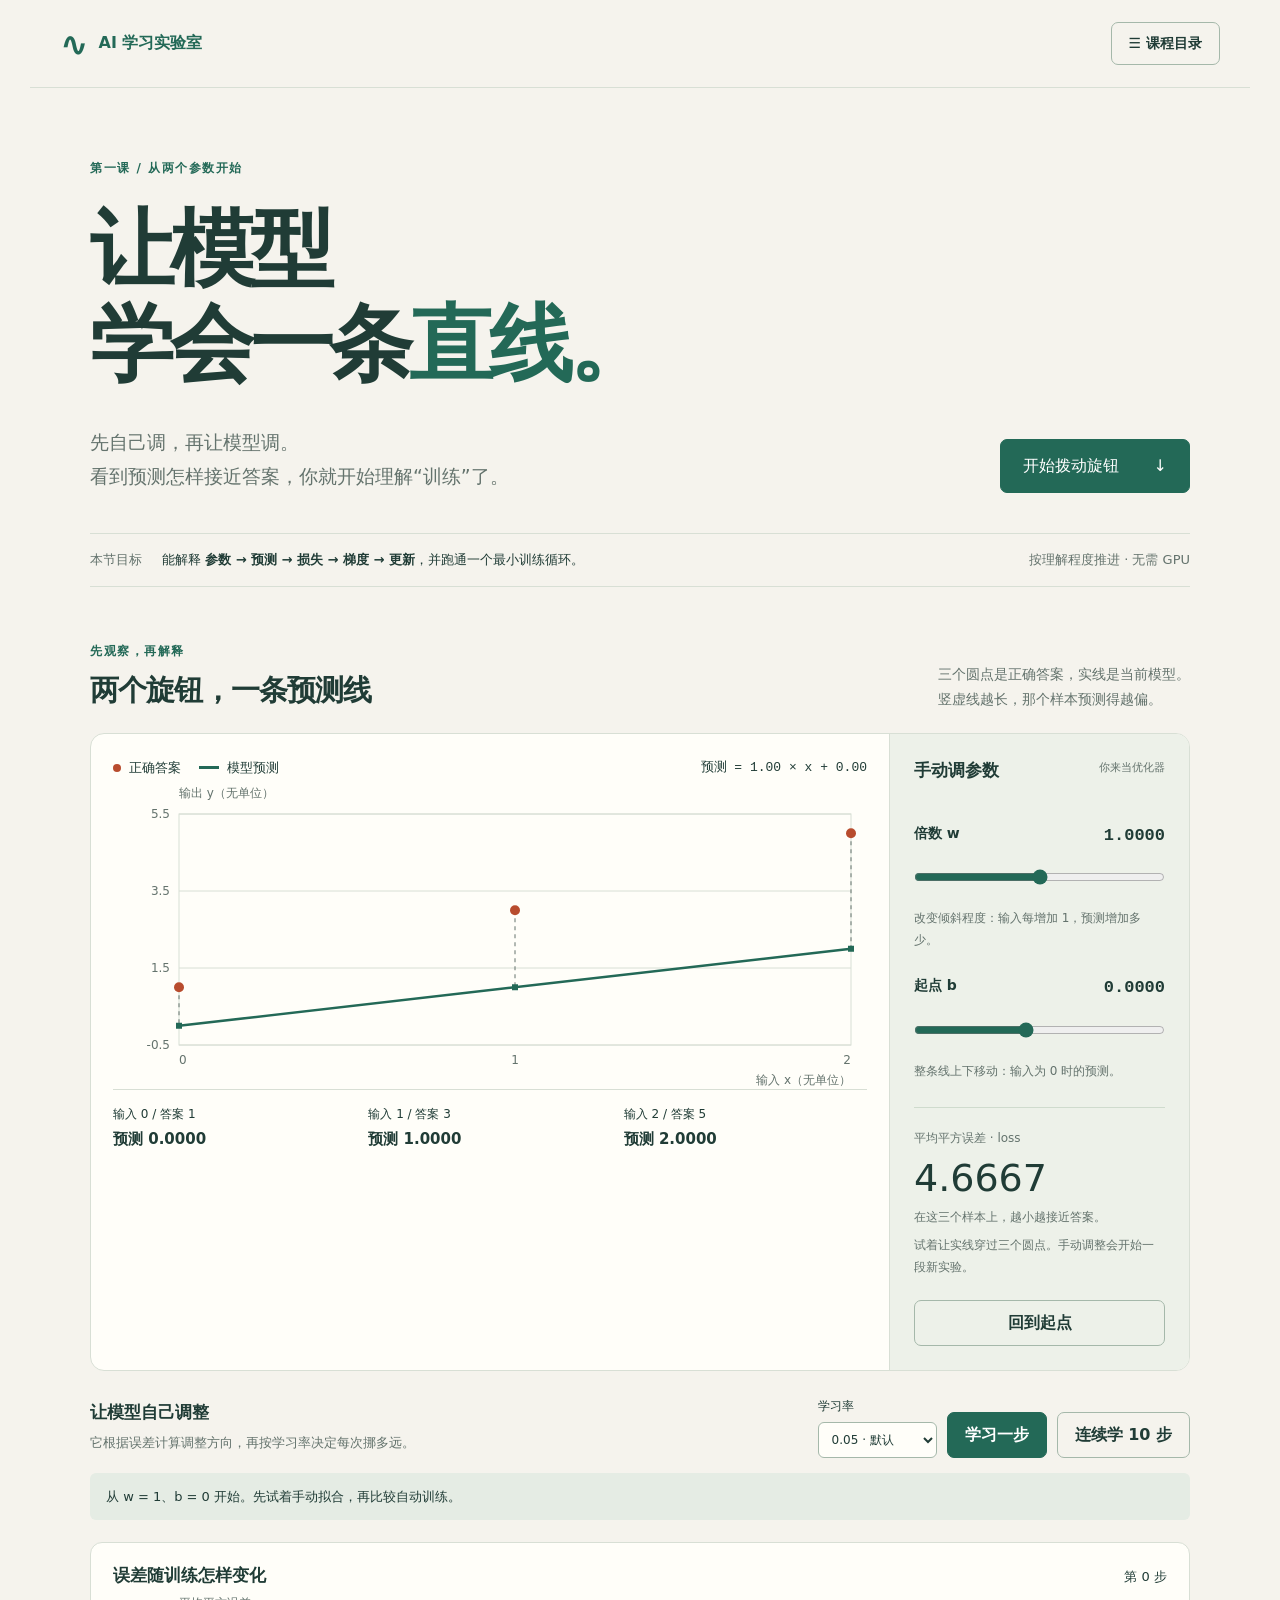
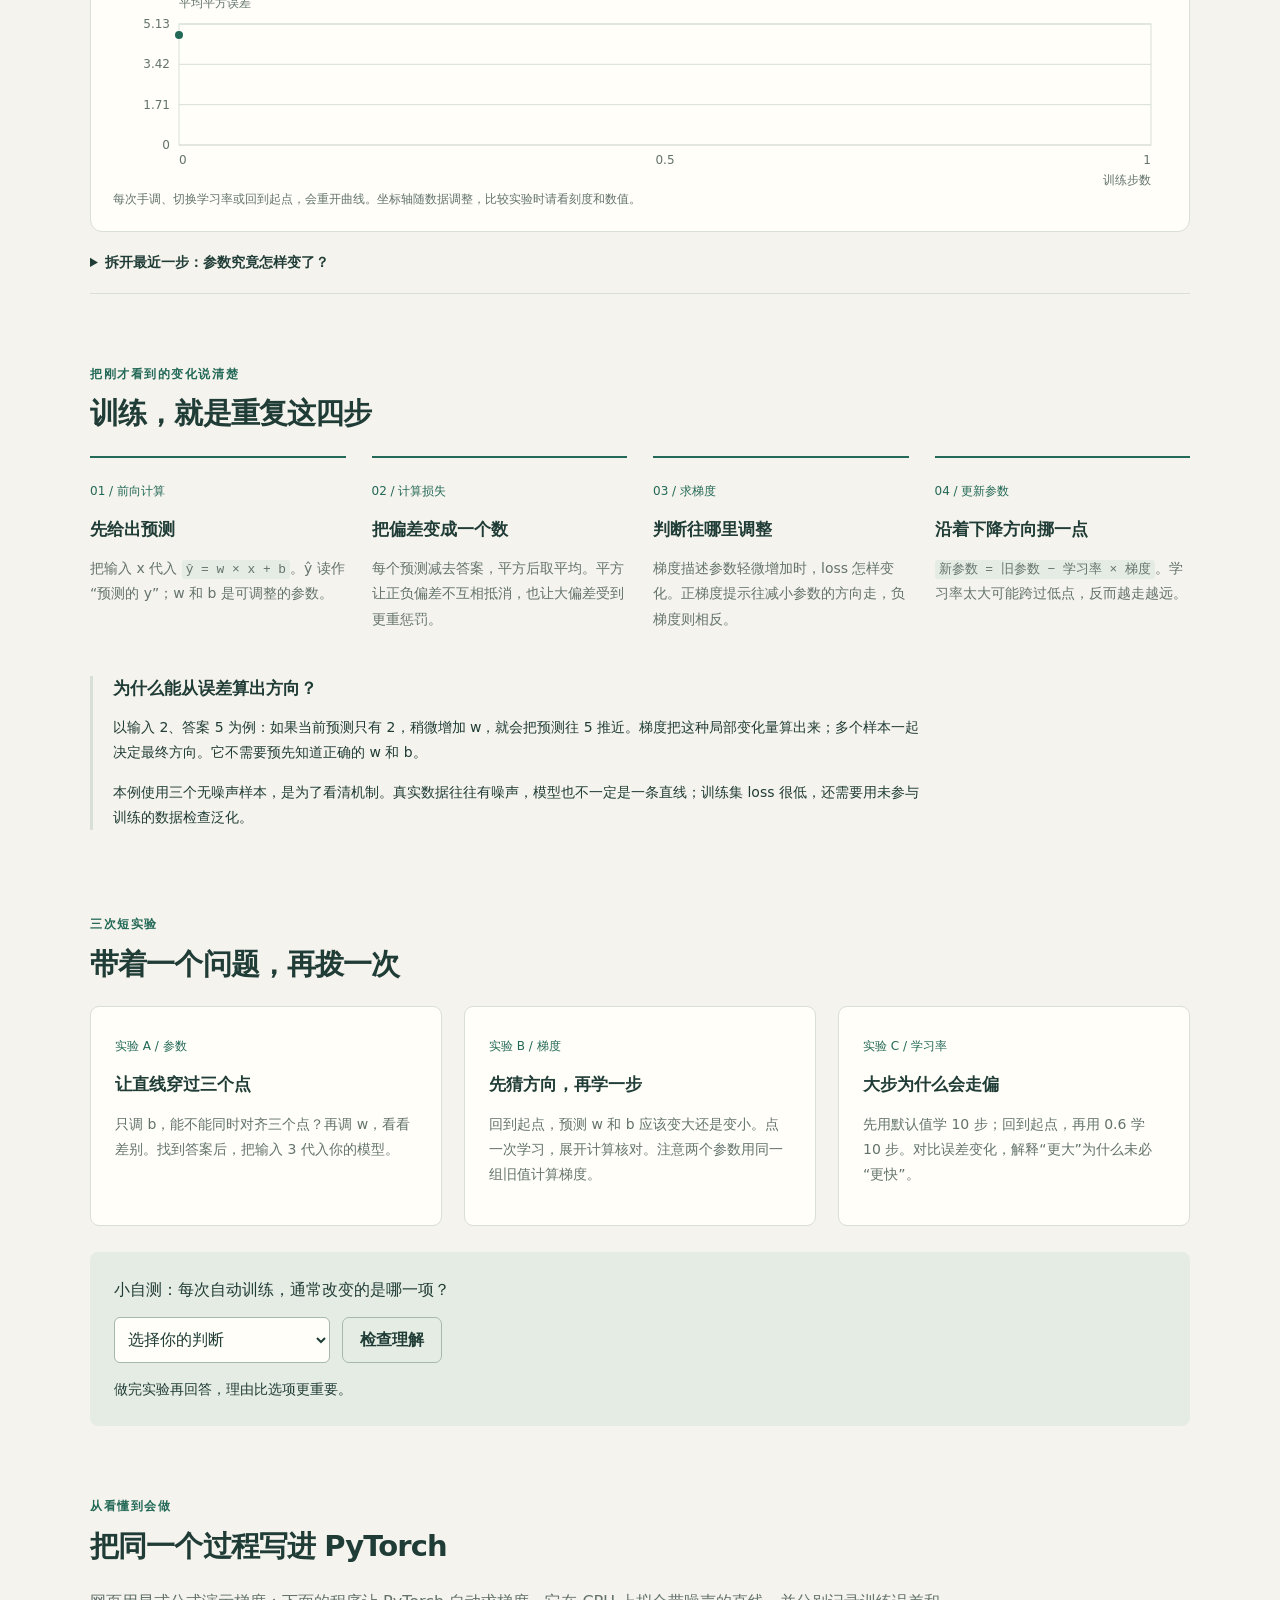
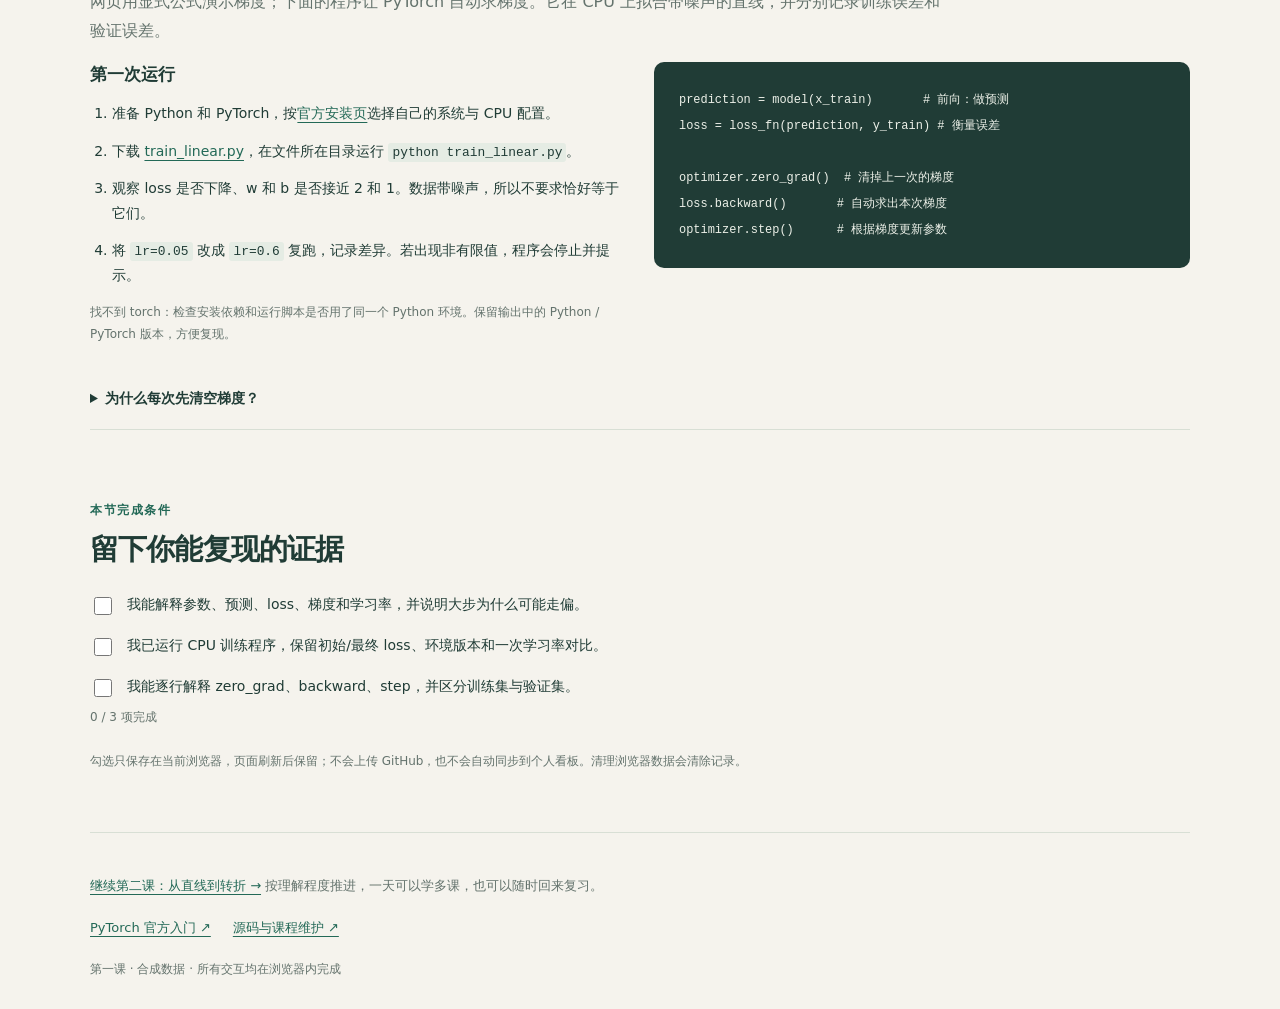
<file: index.html>
<!doctype html>
<html lang="zh-CN">
<head><meta charset="utf-8"><meta name="viewport" content="width=device-width,initial-scale=1"><meta name="description" content="从拨动两个参数开始，动手理解预测、损失、梯度和学习率。中文 AI 交互学习实验室。"><title>AI 学习实验室 · 让模型学会一条直线</title><link rel="stylesheet" href="style.css"><script src="model.js" defer></script><script src="app.js" defer></script><script src="course-nav.js" defer></script></head>
<body>
<a class="skip" href="#main">跳到课程</a>
<header class="top"><a class="brand" href="./"><span class="brand-mark">∿</span>AI 学习实验室</a><button class="secondary directory-trigger" data-course-directory aria-haspopup="dialog">☰ 课程目录</button></header>
<main id="main">
<section class="intro"><div class="eyebrow">第一课 / 从两个参数开始</div><h1>让模型<br>学会一条<span>直线。</span></h1><div class="intro-bottom"><p>先自己调，再让模型调。<br>看到预测怎样接近答案，你就开始理解“训练”了。</p><a class="primary link-button" href="#lab">开始拨动旋钮 <span>↓</span></a></div></section>
<section class="orientation"><span>本节目标</span><p>能解释 <b>参数 → 预测 → 损失 → 梯度 → 更新</b>，并跑通一个最小训练循环。</p><span>按理解程度推进 · 无需 GPU</span></section>
<section id="lab" class="lab-section"><div class="section-top"><div><div class="eyebrow">先观察，再解释</div><h2>两个旋钮，一条预测线</h2></div><p>三个圆点是正确答案，实线是当前模型。<br>竖虚线越长，那个样本预测得越偏。</p></div>
<div class="lab-layout"><div class="plot-panel"><div class="plot-header"><span class="legend"><i class="dot"></i> 正确答案 <i class="line"></i> 模型预测</span><span id="equation" class="mono"></span></div><svg id="prediction-chart" role="img" aria-label="输入和输出坐标图：正确答案与模型预测"></svg><div class="sample-grid" id="sample-grid"></div></div>
<aside class="controls" aria-label="模型参数"><div class="control-head"><h3>手动调参数</h3><span class="tag">你来当优化器</span></div><label for="weight">倍数 w <output id="weight-value" for="weight">1.00</output></label><input id="weight" type="range" min="-3" max="5" step="0.01" value="1"><p class="hint">改变倾斜程度：输入每增加 1，预测增加多少。</p><label for="bias">起点 b <output id="bias-value" for="bias">0.00</output></label><input id="bias" type="range" min="-4" max="5" step="0.01" value="0"><p class="hint">整条线上下移动：输入为 0 时的预测。</p><div class="loss-readout"><span>平均平方误差 · loss</span><strong id="loss-value">4.6667</strong><small>在这三个样本上，越小越接近答案。</small></div><p id="manual-hint" class="hint">试着让实线穿过三个圆点。手动调整会开始一段新实验。</p><button id="reset" class="secondary">回到起点</button></aside></div>
<div class="training-panel"><div><h3>让模型自己调整</h3><p>它根据误差计算调整方向，再按学习率决定每次挪多远。</p></div><div class="training-actions"><label for="rate">学习率 <select id="rate"><option value="0.005">0.005 · 小步</option><option value="0.05" selected>0.05 · 默认</option><option value="0.2">0.2 · 较大</option><option value="0.6">0.6 · 过大实验</option></select></label><button id="step" class="primary">学习一步</button><button id="ten" class="secondary">连续学 10 步</button></div></div>
<div id="status" class="status" role="status" aria-live="polite">从 w = 1、b = 0 开始。先试着手动拟合，再比较自动训练。</div>
<div class="history-panel"><div class="plot-header"><h3>误差随训练怎样变化</h3><span id="step-count">第 0 步</span></div><svg id="loss-chart" role="img" aria-label="横轴训练步数，纵轴平均平方误差"></svg><p class="hint">每次手调、切换学习率或回到起点，会重开曲线。坐标轴随数据调整，比较实验时请看刻度和数值。</p></div>
<details class="calculation" id="calculation"><summary>拆开最近一步：参数究竟怎样变了？</summary><div id="step-detail">先点一次“学习一步”，这里会展示更新前的误差、梯度与新参数。</div></details>
</section>
<section id="understand" class="lesson-section"><div class="eyebrow">把刚才看到的变化说清楚</div><h2>训练，就是重复这四步</h2><div class="process"><article><span>01 / 前向计算</span><h3>先给出预测</h3><p>把输入 x 代入 <code>ŷ = w × x + b</code>。ŷ 读作“预测的 y”；w 和 b 是可调整的参数。</p></article><article><span>02 / 计算损失</span><h3>把偏差变成一个数</h3><p>每个预测减去答案，平方后取平均。平方让正负偏差不互相抵消，也让大偏差受到更重惩罚。</p></article><article><span>03 / 求梯度</span><h3>判断往哪里调整</h3><p>梯度描述参数轻微增加时，loss 怎样变化。正梯度提示往减小参数的方向走，负梯度则相反。</p></article><article><span>04 / 更新参数</span><h3>沿着下降方向挪一点</h3><p><code>新参数 = 旧参数 − 学习率 × 梯度</code>。学习率太大可能跨过低点，反而越走越远。</p></article></div><div class="explanation"><h3>为什么能从误差算出方向？</h3><p>以输入 2、答案 5 为例：如果当前预测只有 2，稍微增加 w，就会把预测往 5 推近。梯度把这种局部变化量算出来；多个样本一起决定最终方向。它不需要预先知道正确的 w 和 b。</p><p>本例使用三个无噪声样本，是为了看清机制。真实数据往往有噪声，模型也不一定是一条直线；训练集 loss 很低，还需要用未参与训练的数据检查泛化。</p></div></section>
<section class="lesson-section" id="challenges"><div class="eyebrow">三次短实验</div><h2>带着一个问题，再拨一次</h2><div class="challenges"><article><span>实验 A / 参数</span><h3>让直线穿过三个点</h3><p>只调 b，能不能同时对齐三个点？再调 w，看看差别。找到答案后，把输入 3 代入你的模型。</p></article><article><span>实验 B / 梯度</span><h3>先猜方向，再学一步</h3><p>回到起点，预测 w 和 b 应该变大还是变小。点一次学习，展开计算核对。注意两个参数用同一组旧值计算梯度。</p></article><article><span>实验 C / 学习率</span><h3>大步为什么会走偏</h3><p>先用默认值学 10 步；回到起点，再用 0.6 学 10 步。对比误差变化，解释“更大”为什么未必“更快”。</p></article></div><div class="quiz"><label for="quiz-answer">小自测：每次自动训练，通常改变的是哪一项？</label><div class="quiz-actions"><select id="quiz-answer"><option value="">选择你的判断</option><option value="data">输入与正确答案</option><option value="parameters">参数 w 和 b</option><option value="both">输入、答案和参数都改变</option></select><button id="check-answer" class="secondary">检查理解</button></div><p id="quiz-feedback" aria-live="polite">做完实验再回答，理由比选项更重要。</p></div></section>
<section class="lesson-section" id="practice"><div class="eyebrow">从看懂到会做</div><h2>把同一个过程写进 PyTorch</h2><p class="section-lead">网页用显式公式演示梯度；下面的程序让 PyTorch 自动求梯度。它在 CPU 上拟合带噪声的直线，并分别记录训练误差和验证误差。</p><div class="code-layout"><div><h3>第一次运行</h3><ol><li>准备 Python 和 PyTorch，按<a href="https://pytorch.org/get-started/locally/" target="_blank" rel="noopener">官方安装页</a>选择自己的系统与 CPU 配置。</li><li>下载 <a href="train_linear.py" download>train_linear.py</a>，在文件所在目录运行 <code>python train_linear.py</code>。</li><li>观察 loss 是否下降、w 和 b 是否接近 2 和 1。数据带噪声，所以不要求恰好等于它们。</li><li>将 <code>lr=0.05</code> 改成 <code>lr=0.6</code> 复跑，记录差异。若出现非有限值，程序会停止并提示。</li></ol><p class="hint">找不到 torch：检查安装依赖和运行脚本是否用了同一个 Python 环境。保留输出中的 Python / PyTorch 版本，方便复现。</p></div><pre aria-label="PyTorch 最小训练循环"><code>prediction = model(x_train)       # 前向：做预测
loss = loss_fn(prediction, y_train) # 衡量误差

optimizer.zero_grad()  # 清掉上一次的梯度
loss.backward()       # 自动求出本次梯度
optimizer.step()      # 根据梯度更新参数</code></pre></div><details class="calculation"><summary>为什么每次先清空梯度？</summary><p>PyTorch 默认把新算出的梯度累加到参数的 <code>.grad</code> 上。本例每次只想用当前批次的梯度，所以先清空。刻意累积多个小批次梯度也是一种训练方法，但需要相应安排更新时机与损失缩放。</p></details></section>
<section class="lesson-section"><div class="eyebrow">本节完成条件</div><h2>留下你能复现的证据</h2><div class="completion"><label><input type="checkbox" data-goal="explain">我能解释参数、预测、loss、梯度和学习率，并说明大步为什么可能走偏。</label><label><input type="checkbox" data-goal="run">我已运行 CPU 训练程序，保留初始/最终 loss、环境版本和一次学习率对比。</label><label><input type="checkbox" data-goal="loop">我能逐行解释 zero_grad、backward、step，并区分训练集与验证集。</label></div><p id="progress-status" class="hint" role="status"></p><p class="hint">勾选只保存在当前浏览器，页面刷新后保留；不会上传 GitHub，也不会自动同步到个人看板。清理浏览器数据会清除记录。</p></section>
<footer><p><a href="lesson-02.html">继续第二课：从直线到转折 →</a> 按理解程度推进，一天可以学多课，也可以随时回来复习。</p><div><a href="https://docs.pytorch.org/tutorials/beginner/basics/intro.html" target="_blank" rel="noopener">PyTorch 官方入门 ↗</a><a href="https://github.com/cyrilggg/ai-learning-lab" target="_blank" rel="noopener">源码与课程维护 ↗</a></div><small>第一课 · 合成数据 · 所有交互均在浏览器内完成</small></footer>
</main></body></html>
</file>
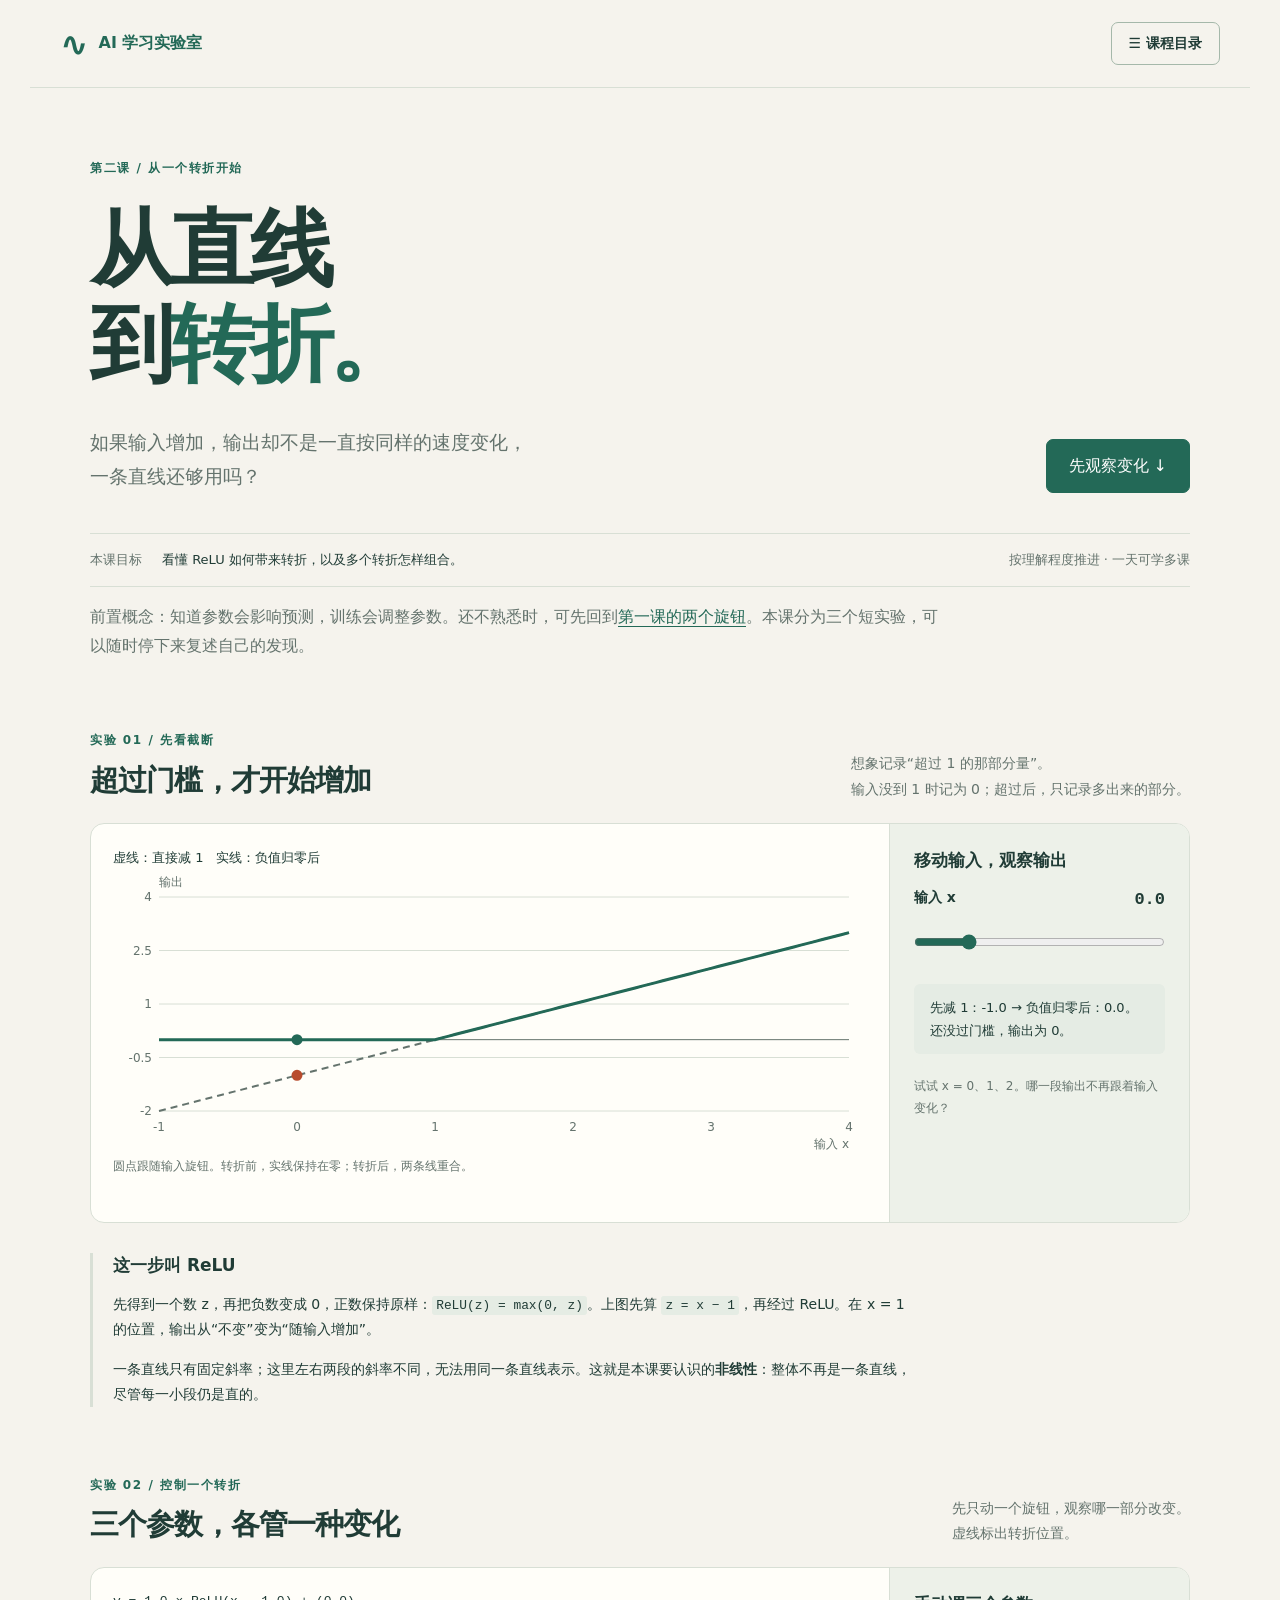
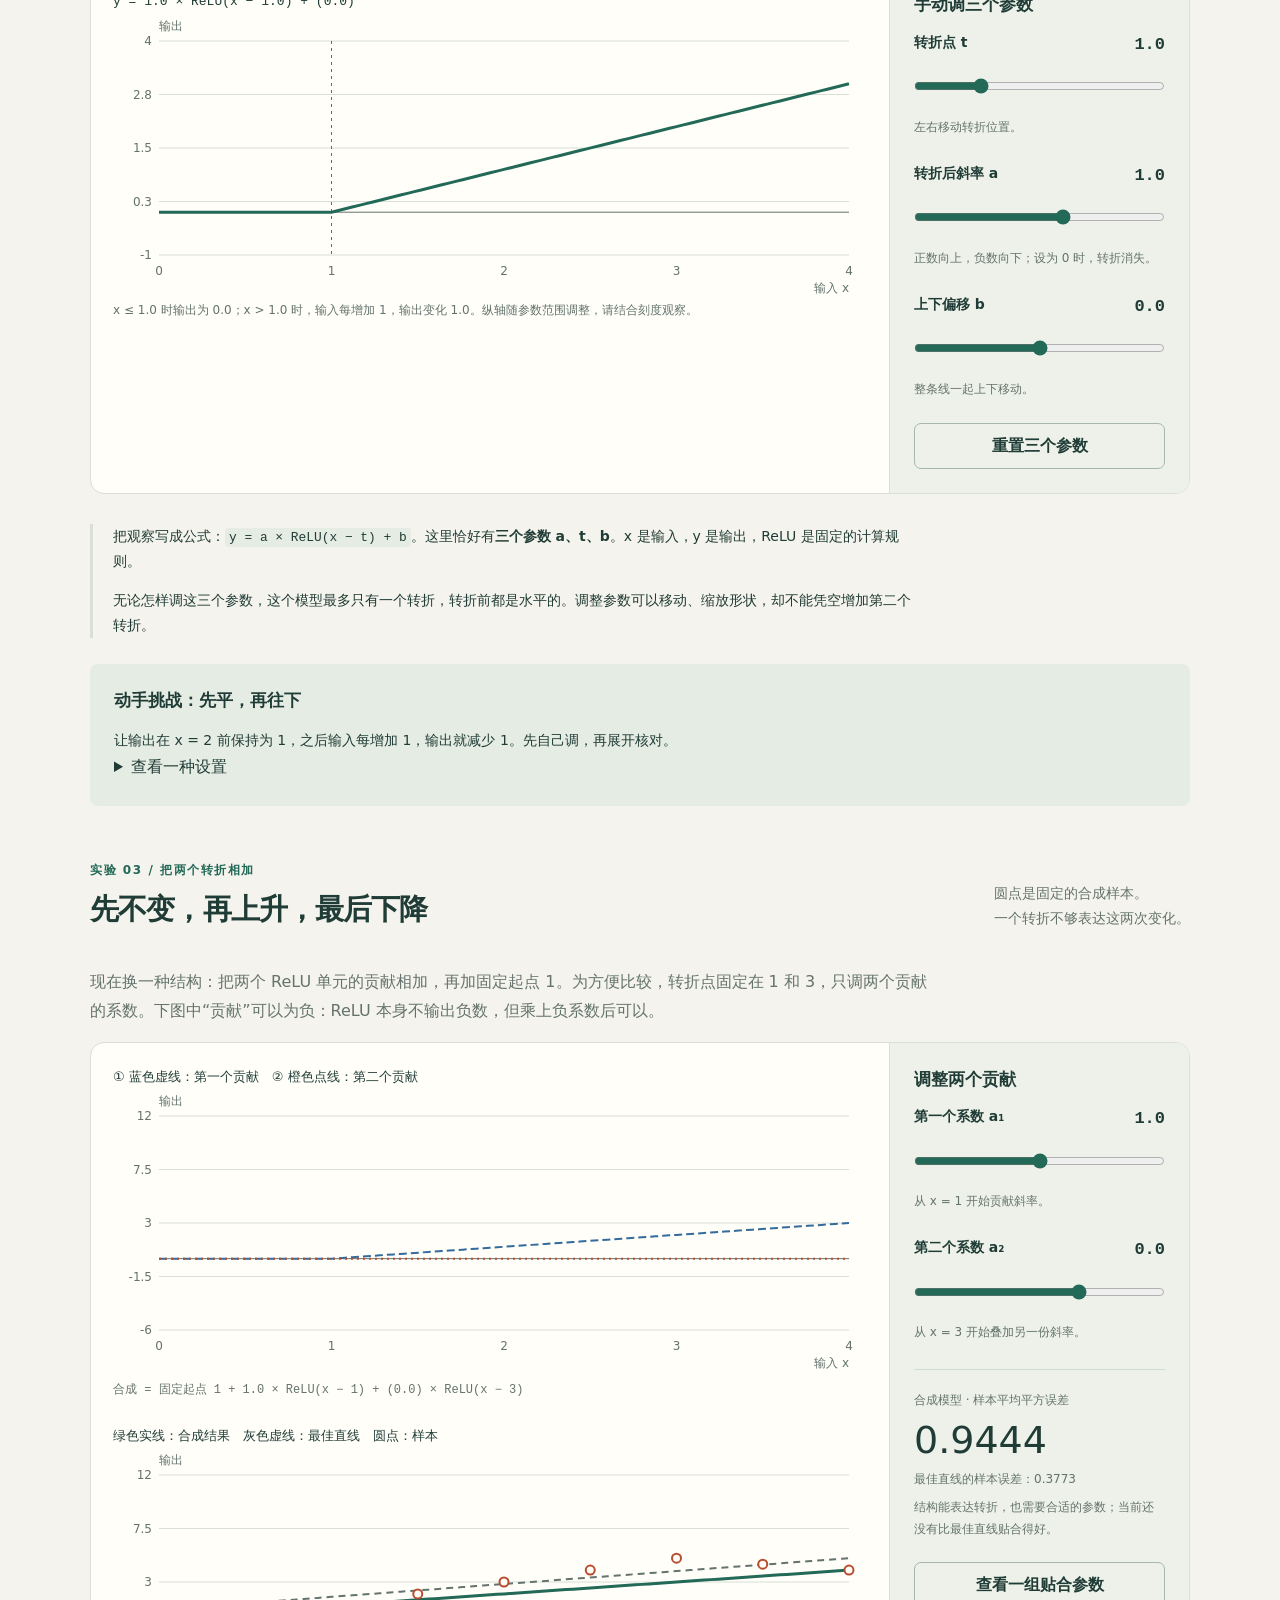
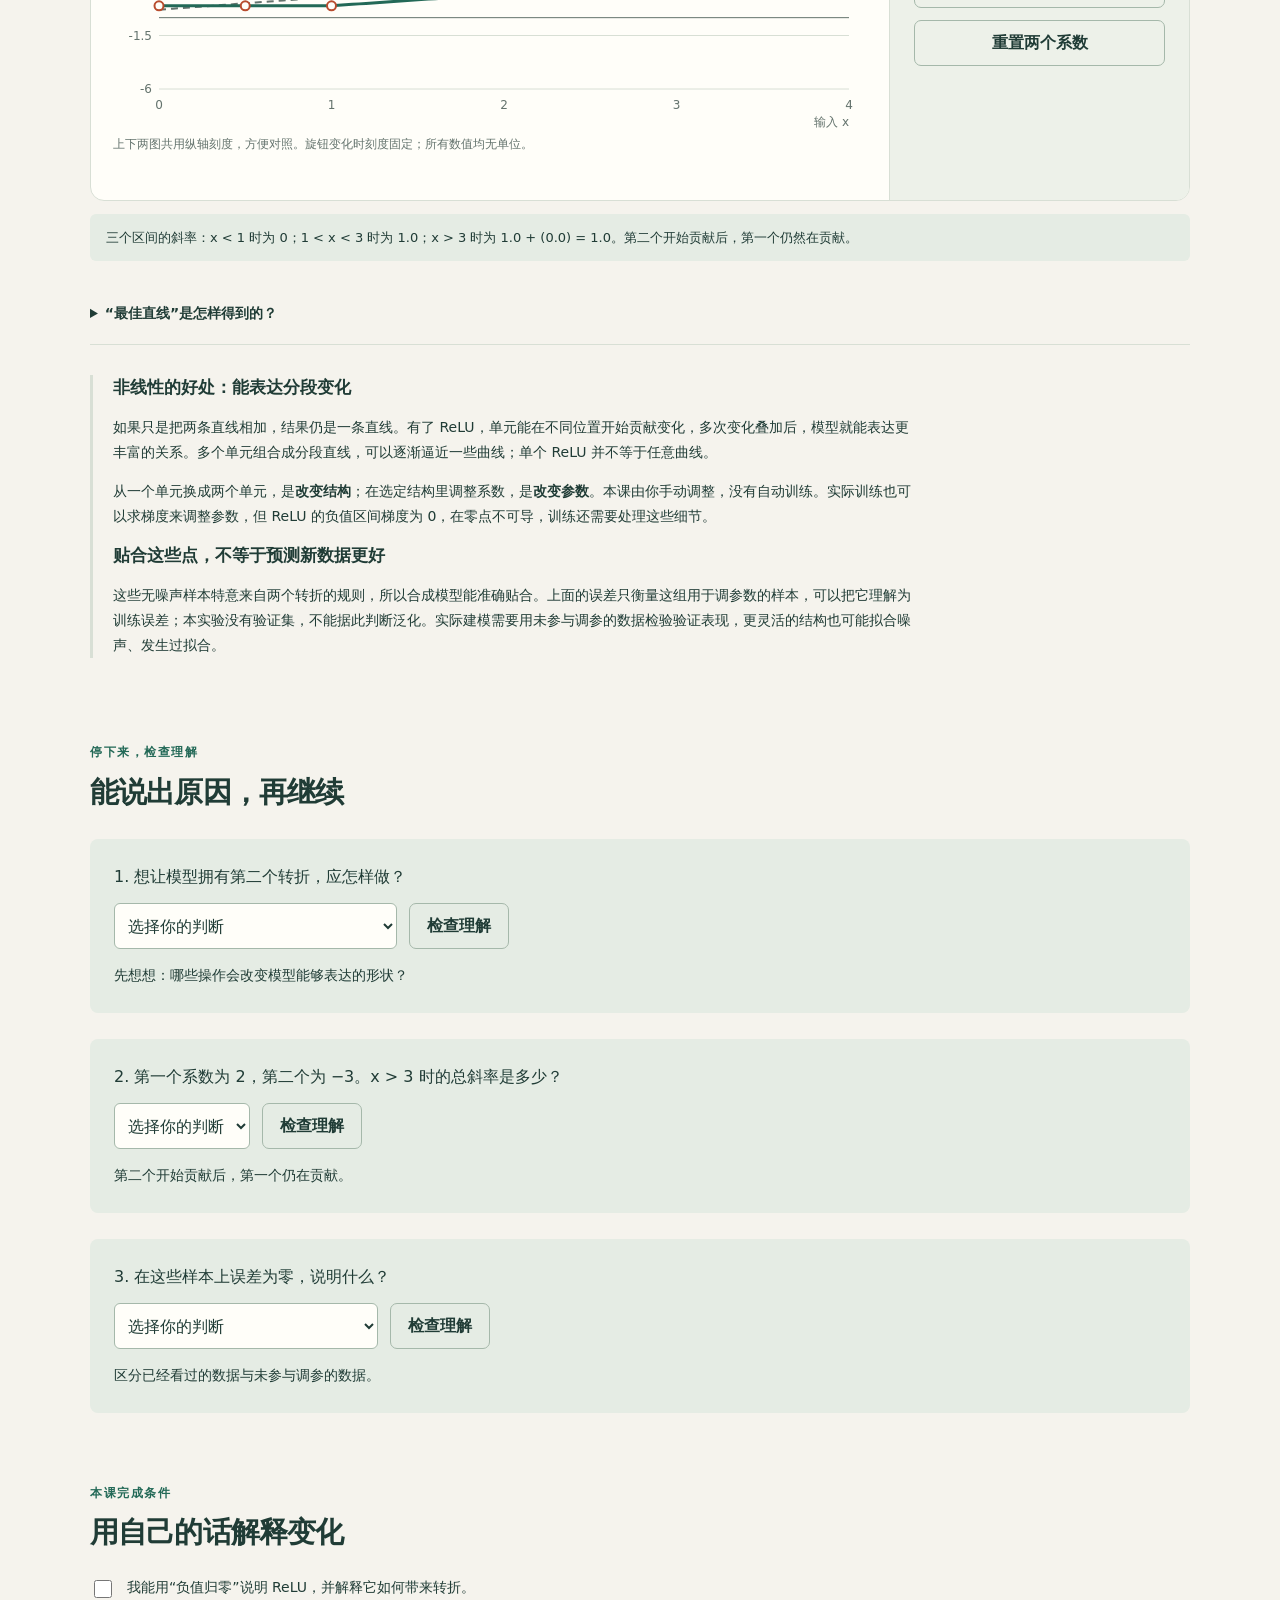
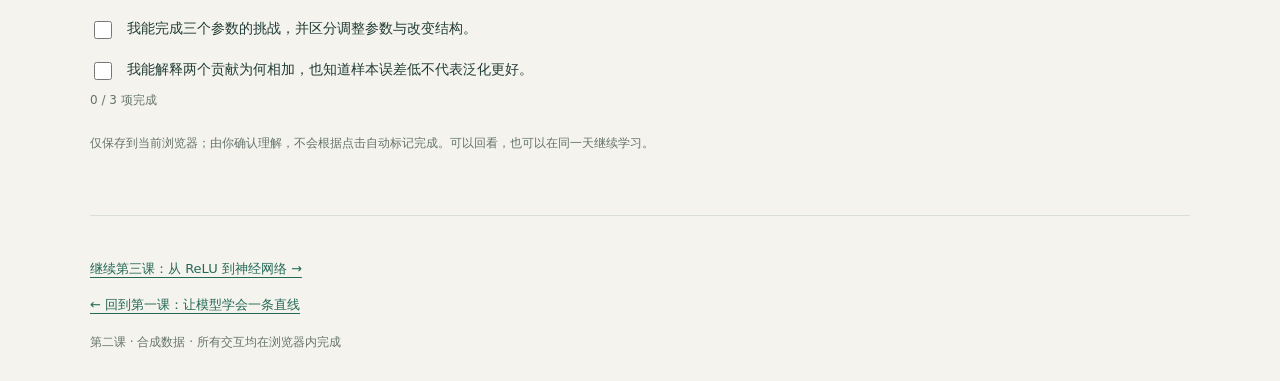
<file: lesson-02.html>
<!doctype html>
<html lang="zh-CN">
<head><meta charset="utf-8"><meta name="viewport" content="width=device-width,initial-scale=1"><meta name="description" content="从截断负值、移动一个转折到叠加两个 ReLU，动手理解非线性为什么有用。"><title>第二课 · 从直线到转折｜AI 学习实验室</title><link rel="stylesheet" href="style.css"><script src="nonlinear-model.js" defer></script><script src="lesson-02.js" defer></script><script src="course-nav.js" defer></script></head>
<body><a class="skip" href="#main">跳到课程</a>
<header class="top"><a class="brand" href="./"><span class="brand-mark">∿</span>AI 学习实验室</a><button class="secondary directory-trigger" data-course-directory aria-haspopup="dialog">☰ 课程目录</button></header>
<main id="main">
<section class="intro"><div class="eyebrow">第二课 / 从一个转折开始</div><h1>从直线<br>到<span>转折。</span></h1><div class="intro-bottom"><p>如果输入增加，输出却不是一直按同样的速度变化，<br>一条直线还够用吗？</p><a class="primary link-button" href="#clip">先观察变化 ↓</a></div></section>
<section class="orientation"><span>本课目标</span><p>看懂 ReLU 如何带来转折，以及多个转折怎样组合。</p><span>按理解程度推进 · 一天可学多课</span></section>
<p class="section-lead">前置概念：知道参数会影响预测，训练会调整参数。还不熟悉时，可先回到<a href="index.html#lab">第一课的两个旋钮</a>。本课分为三个短实验，可以随时停下来复述自己的发现。</p>

<section class="lab-section" id="clip"><div class="section-top"><div><div class="eyebrow">实验 01 / 先看截断</div><h2>超过门槛，才开始增加</h2></div><p>想象记录“超过 1 的那部分量”。<br>输入没到 1 时记为 0；超过后，只记录多出来的部分。</p></div>
<div class="lab-layout"><div class="plot-panel"><div class="plot-header"><span>虚线：直接减 1　实线：负值归零后</span></div><svg id="clip-chart" role="img" aria-label="x 减 1 与负值归零后的折线对照"></svg><p class="hint">圆点跟随输入旋钮。转折前，实线保持在零；转折后，两条线重合。</p></div><aside class="controls"><h3>移动输入，观察输出</h3><label for="probe">输入 x <output id="probe-value"></output></label><input id="probe" type="range" min="-1" max="4" step="0.1" value="0"><div id="clip-readout" class="status" aria-live="polite"></div><p class="hint">试试 x = 0、1、2。哪一段输出不再跟着输入变化？</p></aside></div>
<div class="explanation"><h3>这一步叫 ReLU</h3><p>先得到一个数 z，再把负数变成 0，正数保持原样：<code>ReLU(z) = max(0, z)</code>。上图先算 <code>z = x − 1</code>，再经过 ReLU。在 x = 1 的位置，输出从“不变”变为“随输入增加”。</p><p>一条直线只有固定斜率；这里左右两段的斜率不同，无法用同一条直线表示。这就是本课要认识的<strong>非线性</strong>：整体不再是一条直线，尽管每一小段仍是直的。</p></div></section>

<section class="lab-section" id="hinge"><div class="section-top"><div><div class="eyebrow">实验 02 / 控制一个转折</div><h2>三个参数，各管一种变化</h2></div><p>先只动一个旋钮，观察哪一部分改变。<br>虚线标出转折位置。</p></div>
<div class="lab-layout"><div class="plot-panel"><div class="plot-header"><span id="hinge-equation" class="mono"></span></div><svg id="hinge-chart" role="img" aria-label="由转折点、转折后斜率和上下偏移控制的单个 ReLU"></svg><p id="hinge-description" class="hint" aria-live="polite"></p></div><aside class="controls"><h3>手动调三个参数</h3>
<label for="turn">转折点 t <output id="turn-value"></output></label><input id="turn" type="range" min="0" max="4" step="0.1" value="1"><p class="hint">左右移动转折位置。</p>
<label for="slope">转折后斜率 a <output id="slope-value"></output></label><input id="slope" type="range" min="-2" max="3" step="0.1" value="1"><p class="hint">正数向上，负数向下；设为 0 时，转折消失。</p>
<label for="offset">上下偏移 b <output id="offset-value"></output></label><input id="offset" type="range" min="-2" max="2" step="0.1" value="0"><p class="hint">整条线一起上下移动。</p><button id="hinge-reset" class="secondary">重置三个参数</button></aside></div>
<div class="explanation"><p>把观察写成公式：<code>y = a × ReLU(x − t) + b</code>。这里恰好有<strong>三个参数 a、t、b</strong>。x 是输入，y 是输出，ReLU 是固定的计算规则。</p><p>无论怎样调这三个参数，这个模型最多只有一个转折，转折前都是水平的。调整参数可以移动、缩放形状，却不能凭空增加第二个转折。</p></div>
<div class="quiz"><h3>动手挑战：先平，再往下</h3><p>让输出在 x = 2 前保持为 1，之后输入每增加 1，输出就减少 1。先自己调，再展开核对。</p><details><summary>查看一种设置</summary><p>t = 2、a = −1、b = 1。检查 x = 1、2、3 时，输出是否分别为 1、1、0。</p></details></div></section>

<section class="lab-section" id="combine"><div class="section-top"><div><div class="eyebrow">实验 03 / 把两个转折相加</div><h2>先不变，再上升，最后下降</h2></div><p>圆点是固定的合成样本。<br>一个转折不够表达这两次变化。</p></div>
<p class="section-lead">现在换一种结构：把两个 ReLU 单元的贡献相加，再加固定起点 1。为方便比较，转折点固定在 1 和 3，只调两个贡献的系数。下图中“贡献”可以为负：ReLU 本身不输出负数，但乘上负系数后可以。</p>
<div class="lab-layout"><div class="plot-panel"><div class="plot-header"><span>① 蓝色虚线：第一个贡献　② 橙色点线：第二个贡献</span></div><svg id="parts-chart" role="img" aria-label="两个 ReLU 单元各自对输出的贡献"></svg><p id="parts-equation" class="hint mono"></p><div class="plot-header"><span>绿色实线：合成结果　灰色虚线：最佳直线　圆点：样本</span></div><svg id="sum-chart" role="img" aria-label="合成折线与最佳直线在固定样本上的拟合对比"></svg><p class="hint">上下两图共用纵轴刻度，方便对照。旋钮变化时刻度固定；所有数值均无单位。</p></div><aside class="controls"><h3>调整两个贡献</h3>
<label for="first">第一个系数 a₁ <output id="first-value"></output></label><input id="first" type="range" min="-1" max="3" step="0.1" value="1"><p class="hint">从 x = 1 开始贡献斜率。</p>
<label for="second">第二个系数 a₂ <output id="second-value"></output></label><input id="second" type="range" min="-4" max="2" step="0.1" value="0"><p class="hint">从 x = 3 开始叠加另一份斜率。</p>
<div class="loss-readout"><span>合成模型 · 样本平均平方误差</span><strong id="combined-loss"></strong><small id="linear-loss"></small></div><p id="comparison" class="hint" aria-live="polite"></p><button id="show-fit" class="secondary">查看一组贴合参数</button><button id="combine-reset" class="secondary">重置两个系数</button></aside></div>
<p id="sum-description" class="status" aria-live="polite"></p>
<details class="calculation"><summary>“最佳直线”是怎样得到的？</summary><p id="line-explanation"></p><p>这里直接计算这 9 个样本上的最小二乘解，不是仅仅拿一条没训练好的直线来比较。它的整体斜率仍然固定，无法穿过全部折线样本。</p></details>
<div class="explanation"><h3>非线性的好处：能表达分段变化</h3><p>如果只是把两条直线相加，结果仍是一条直线。有了 ReLU，单元能在不同位置开始贡献变化，多次变化叠加后，模型就能表达更丰富的关系。多个单元组合成分段直线，可以逐渐逼近一些曲线；单个 ReLU 并不等于任意曲线。</p><p>从一个单元换成两个单元，是<strong>改变结构</strong>；在选定结构里调整系数，是<strong>改变参数</strong>。本课由你手动调整，没有自动训练。实际训练也可以求梯度来调整参数，但 ReLU 的负值区间梯度为 0，在零点不可导，训练还需要处理这些细节。</p><h3>贴合这些点，不等于预测新数据更好</h3><p>这些无噪声样本特意来自两个转折的规则，所以合成模型能准确贴合。上面的误差只衡量这组用于调参数的样本，可以把它理解为训练误差；本实验没有验证集，不能据此判断泛化。实际建模需要用未参与调参的数据检验验证表现，更灵活的结构也可能拟合噪声、发生过拟合。</p></div></section>

<section class="lesson-section" id="check"><div class="eyebrow">停下来，检查理解</div><h2>能说出原因，再继续</h2>
<div class="quiz"><label for="quiz-structure">1. 想让模型拥有第二个转折，应怎样做？</label><div class="quiz-actions"><select id="quiz-structure"><option value="">选择你的判断</option><option value="rate">只把学习率调大</option><option value="structure">加入另一个 ReLU 单元并组合输出</option><option value="bias">只调整上下偏移 b</option></select><button class="secondary" data-check="structure">检查理解</button></div><p id="feedback-structure" aria-live="polite">先想想：哪些操作会改变模型能够表达的形状？</p></div>
<div class="quiz"><label for="quiz-slope">2. 第一个系数为 2，第二个为 −3。x &gt; 3 时的总斜率是多少？</label><div class="quiz-actions"><select id="quiz-slope"><option value="">选择你的判断</option><option value="minus3">−3</option><option value="minus1">−1</option><option value="2">2</option></select><button class="secondary" data-check="slope">检查理解</button></div><p id="feedback-slope" aria-live="polite">第二个开始贡献后，第一个仍在贡献。</p></div>
<div class="quiz"><label for="quiz-generalize">3. 在这些样本上误差为零，说明什么？</label><div class="quiz-actions"><select id="quiz-generalize"><option value="">选择你的判断</option><option value="all">任何新数据都会预测正确</option><option value="samples">贴合了这些样本，泛化仍需验证</option></select><button class="secondary" data-check="generalize">检查理解</button></div><p id="feedback-generalize" aria-live="polite">区分已经看过的数据与未参与调参的数据。</p></div>
</section>
<section class="lesson-section"><div class="eyebrow">本课完成条件</div><h2>用自己的话解释变化</h2><div class="completion"><label><input type="checkbox" data-goal="relu">我能用“负值归零”说明 ReLU，并解释它如何带来转折。</label><label><input type="checkbox" data-goal="parameters">我能完成三个参数的挑战，并区分调整参数与改变结构。</label><label><input type="checkbox" data-goal="generalization">我能解释两个贡献为何相加，也知道样本误差低不代表泛化更好。</label></div><p id="progress-status" class="hint" role="status"></p><p class="hint">仅保存到当前浏览器；由你确认理解，不会根据点击自动标记完成。可以回看，也可以在同一天继续学习。</p></section>
<footer><p><a href="lesson-03.html">继续第三课：从 ReLU 到神经网络 →</a></p><p><a href="index.html">← 回到第一课：让模型学会一条直线</a></p><small>第二课 · 合成数据 · 所有交互均在浏览器内完成</small></footer>
</main></body></html>
</file>
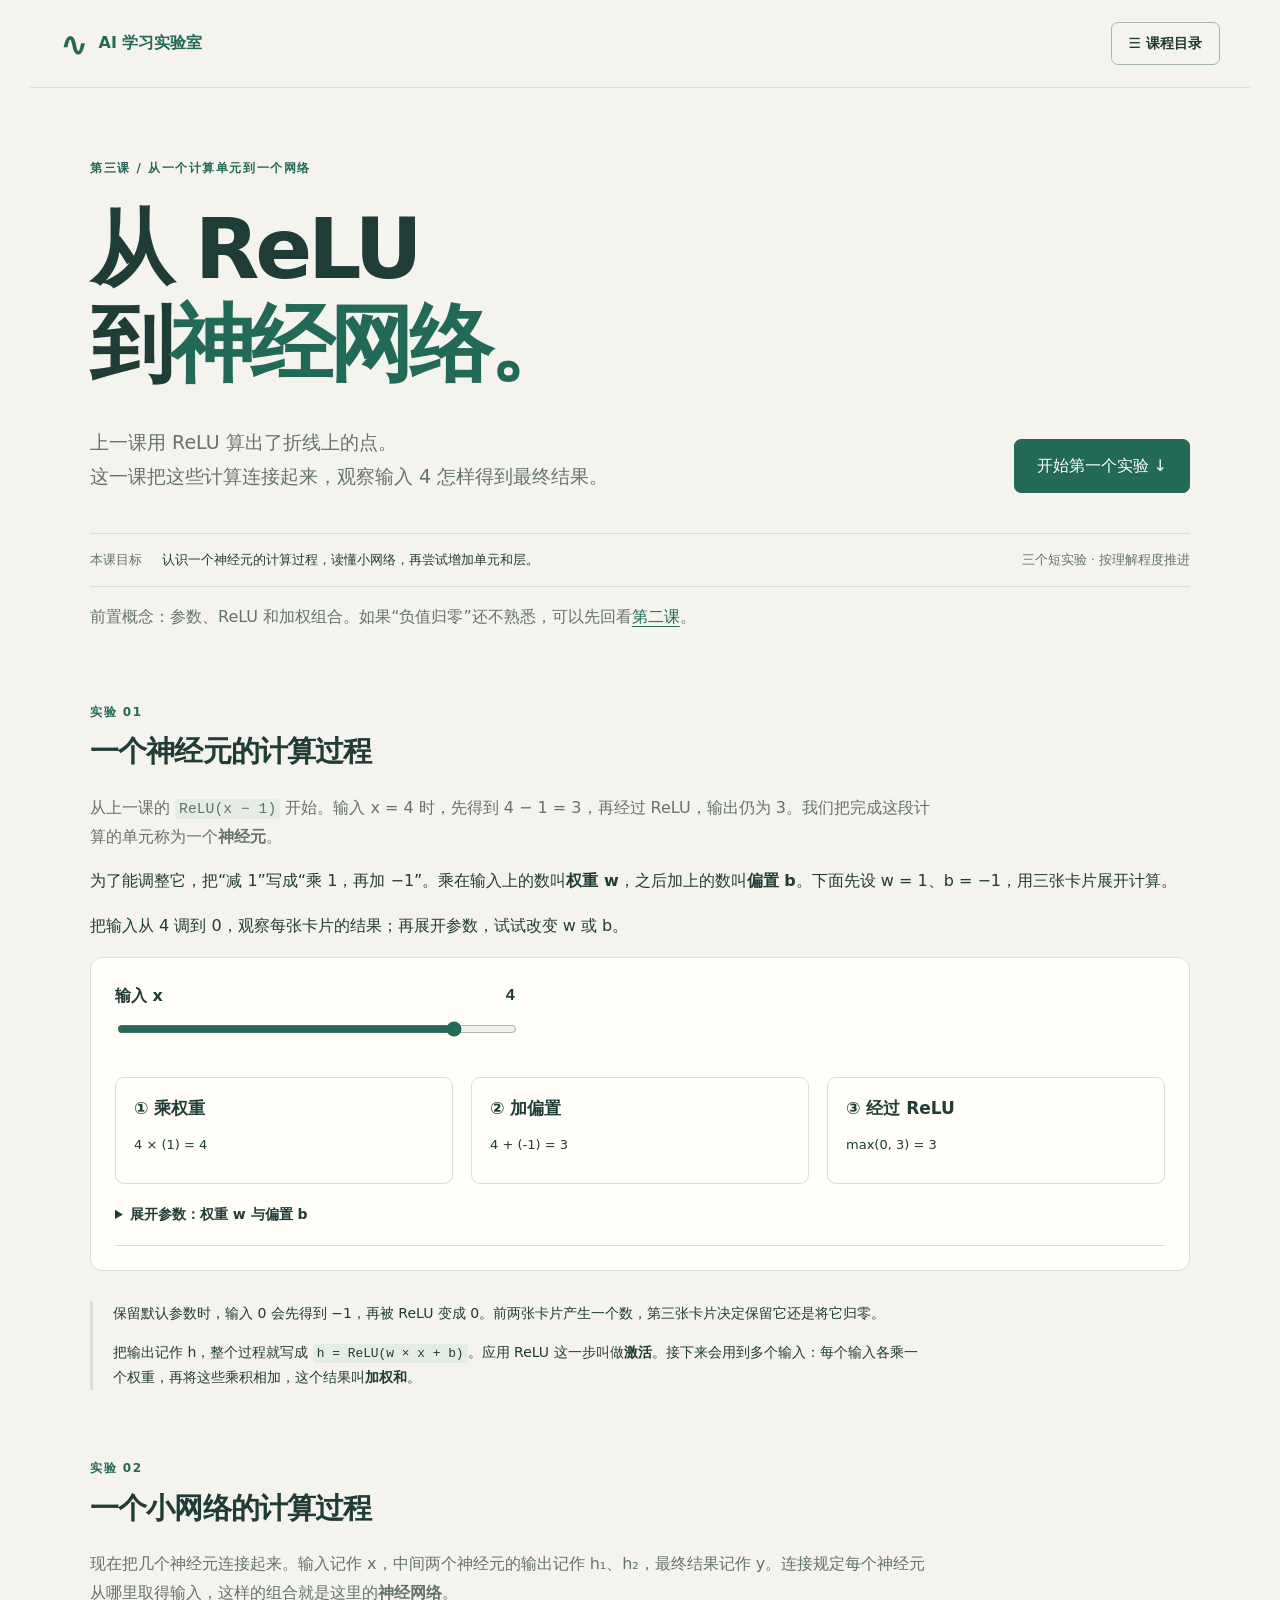
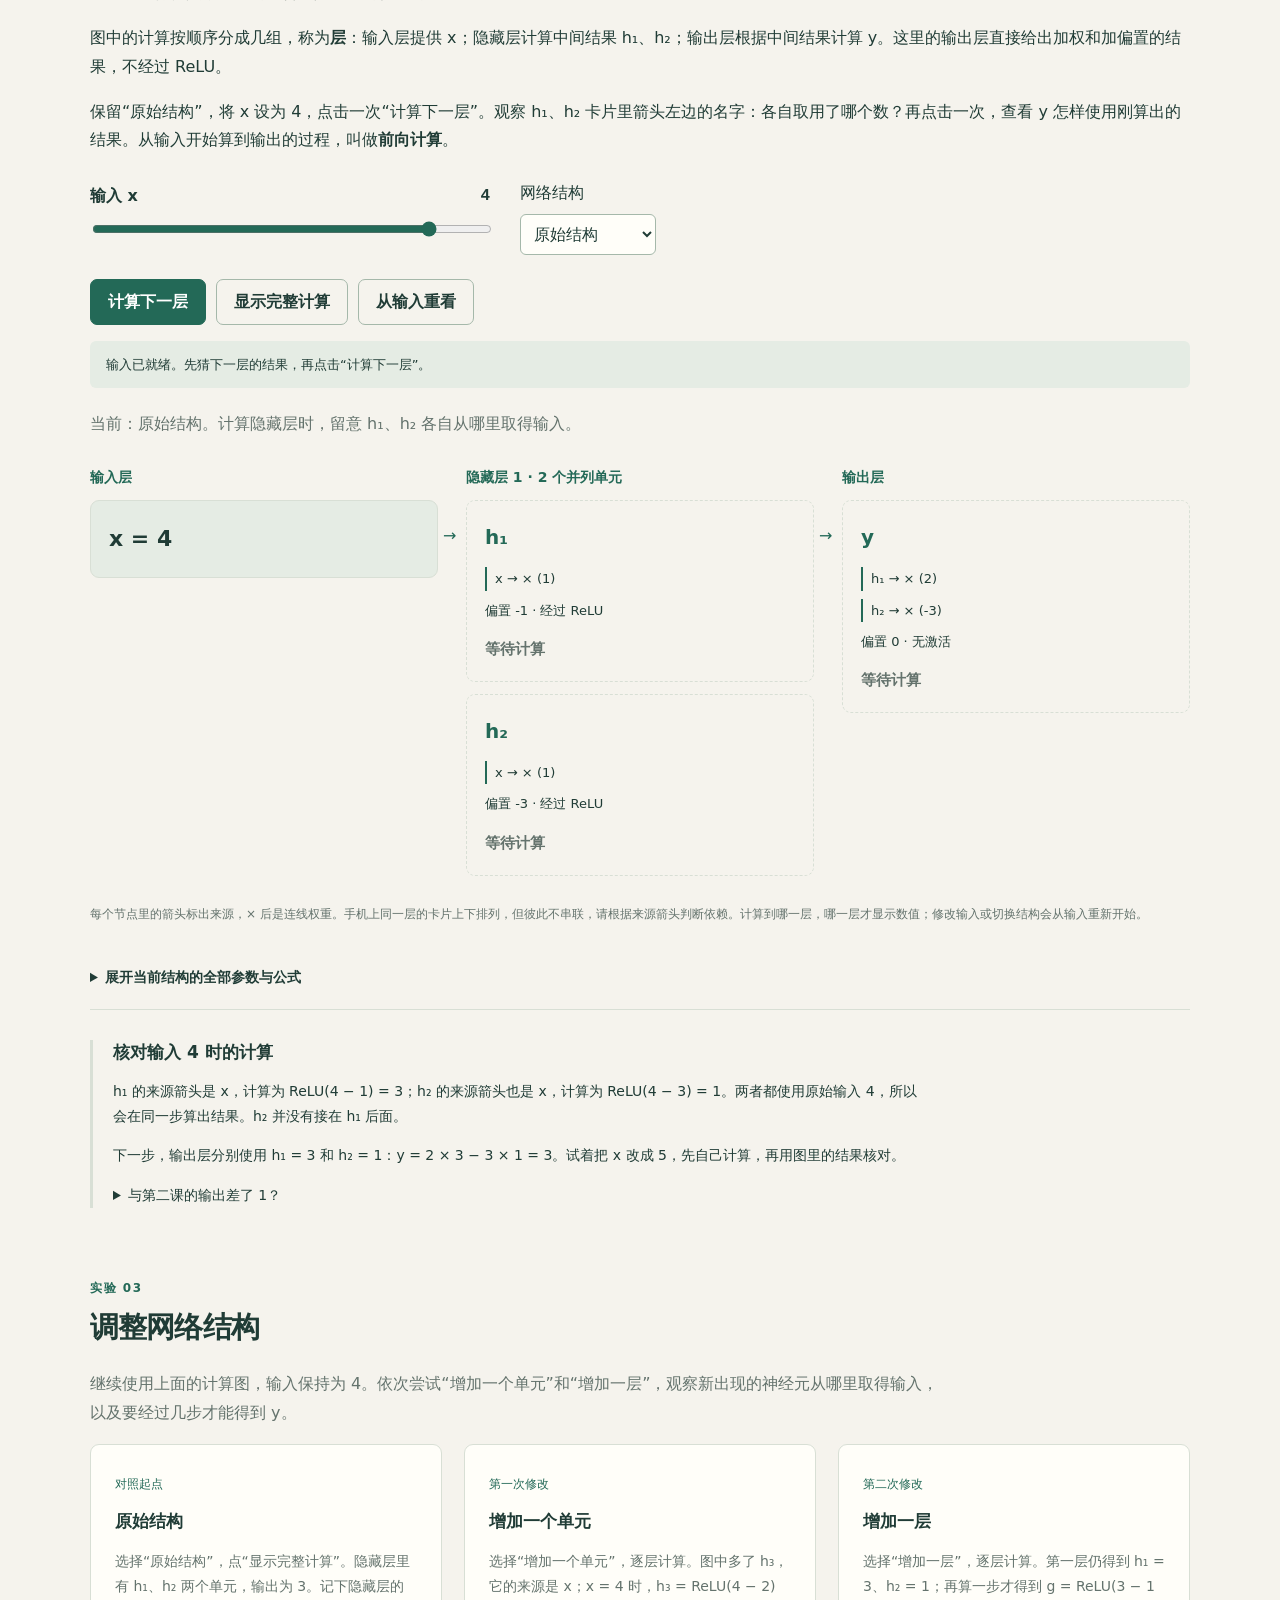
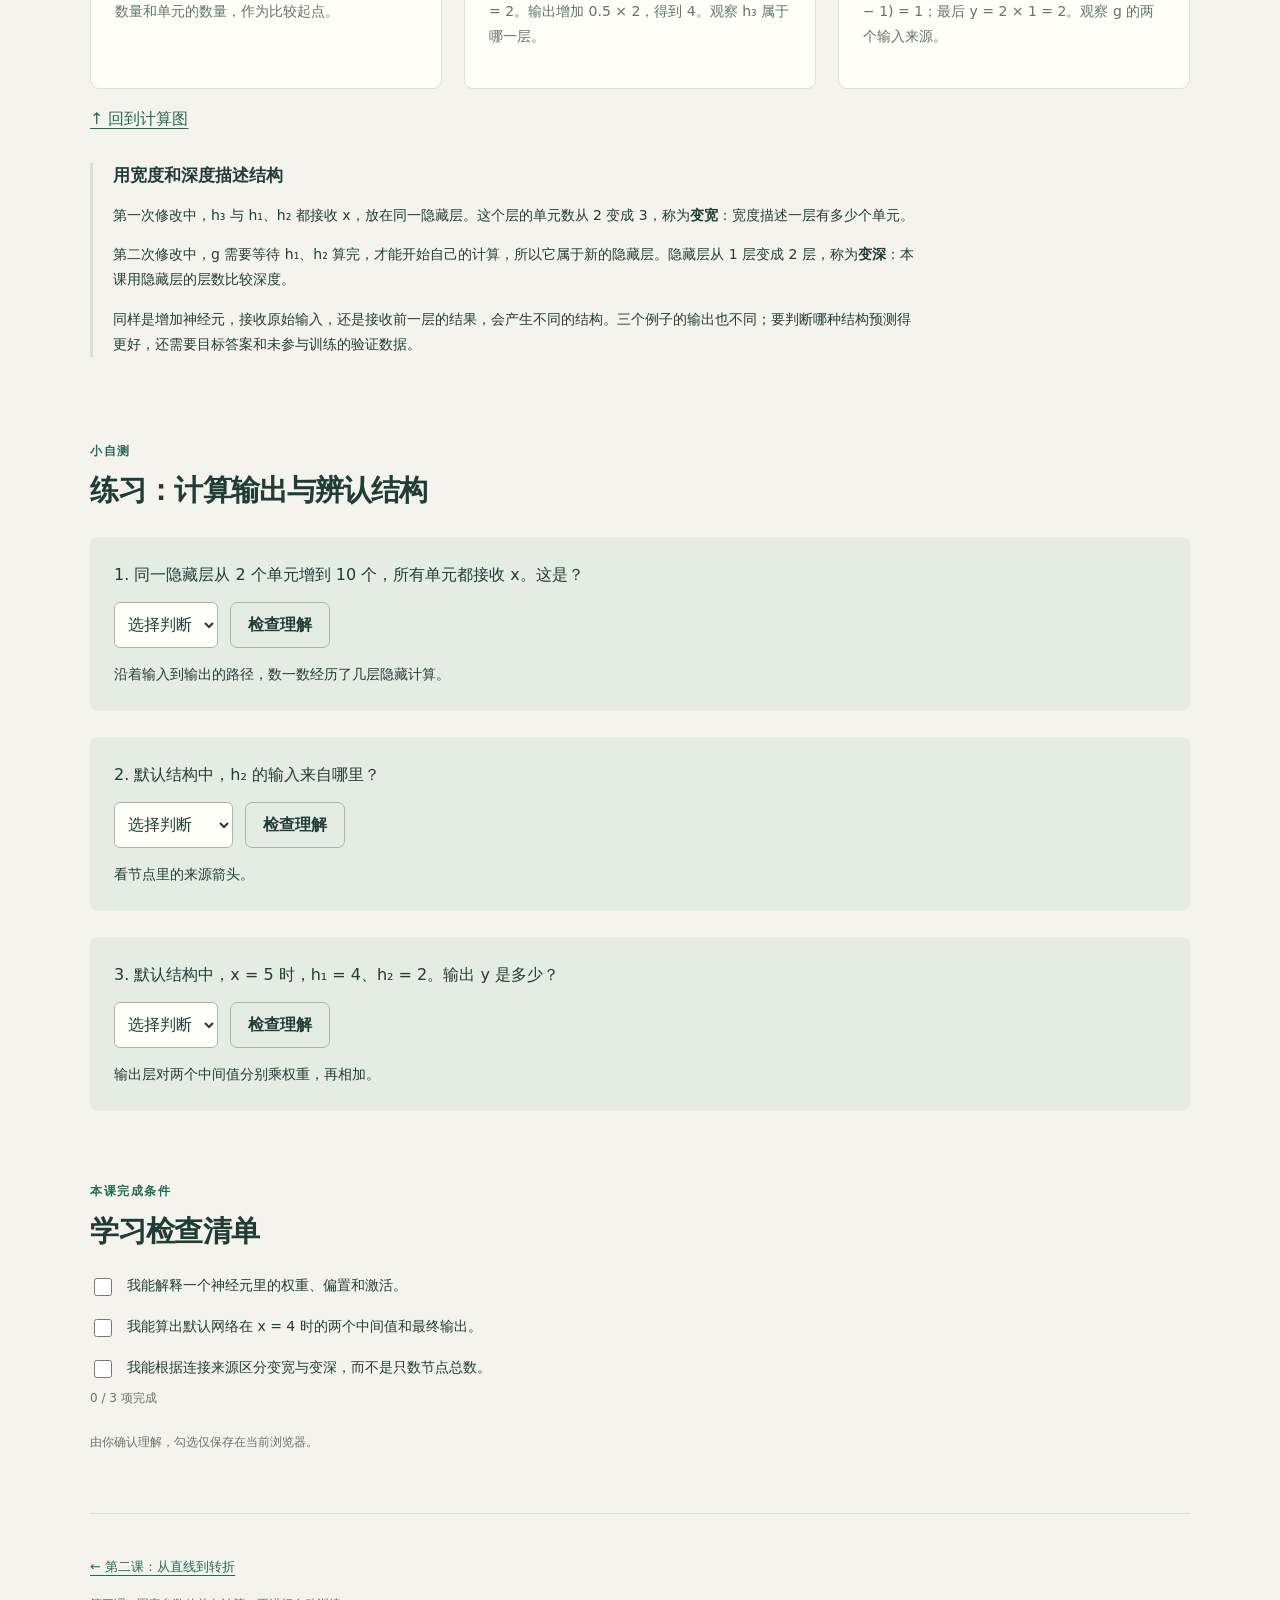
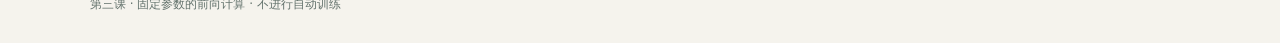
<file: lesson-03.html>
<!doctype html>
<html lang="zh-CN">
<head><meta charset="utf-8"><meta name="viewport" content="width=device-width,initial-scale=1"><meta name="description" content="跟随数值走过一个神经元和多层网络，动手区分神经网络的宽度与深度。"><title>第三课 · 从 ReLU 到神经网络｜AI 学习实验室</title><link rel="stylesheet" href="style.css"><script src="network-model.js" defer></script><script src="lesson-03.js" defer></script><script src="course-nav.js" defer></script></head>
<body><a class="skip" href="#main">跳到课程</a><header class="top"><a class="brand" href="./"><span class="brand-mark">∿</span>AI 学习实验室</a><button class="secondary directory-trigger" data-course-directory aria-haspopup="dialog">☰ 课程目录</button></header>
<main id="main"><section class="intro"><div class="eyebrow">第三课 / 从一个计算单元到一个网络</div><h1>从 ReLU<br>到<span>神经网络。</span></h1><div class="intro-bottom"><p>上一课用 ReLU 算出了折线上的点。<br>这一课把这些计算连接起来，观察输入 4 怎样得到最终结果。</p><a class="primary link-button" href="#single">开始第一个实验 ↓</a></div></section>
<section class="orientation"><span>本课目标</span><p>认识一个神经元的计算过程，读懂小网络，再尝试增加单元和层。</p><span>三个短实验 · 按理解程度推进</span></section>
<p class="section-lead">前置概念：参数、ReLU 和加权组合。如果“负值归零”还不熟悉，可以先回看<a href="lesson-02.html">第二课</a>。</p>

<section class="lab-section" id="single"><div class="eyebrow">实验 01</div><h2>一个神经元的计算过程</h2><p class="section-lead">从上一课的 <code>ReLU(x − 1)</code> 开始。输入 x = 4 时，先得到 4 − 1 = 3，再经过 ReLU，输出仍为 3。我们把完成这段计算的单元称为一个<strong>神经元</strong>。</p><p>为了能调整它，把“减 1”写成“乘 1，再加 −1”。乘在输入上的数叫<strong>权重 w</strong>，之后加上的数叫<strong>偏置 b</strong>。下面先设 w = 1、b = −1，用三张卡片展开计算。</p><p>把输入从 4 调到 0，观察每张卡片的结果；再展开参数，试试改变 w 或 b。</p>
<div class="neuron-lab"><div class="network-input"><label for="single-x">输入 x <output id="single-x-value"></output></label><input id="single-x" type="range" min="-2" max="5" step="0.5" value="4"></div><div id="single-flow" class="single-flow" aria-live="polite"></div>
<details class="calculation"><summary>展开参数：权重 w 与偏置 b</summary><div class="parameter-controls"><label for="single-w">权重 w <output id="single-w-value"></output><input id="single-w" type="range" min="-2" max="2" step="0.5" value="1"></label><label for="single-b">偏置 b <output id="single-b-value"></output><input id="single-b" type="range" min="-4" max="2" step="0.5" value="-1"></label></div><p>权重改变输入的贡献；偏置在求和后加上。ReLU 再决定是否把结果归零。</p></details></div>
<div class="explanation"><p>保留默认参数时，输入 0 会先得到 −1，再被 ReLU 变成 0。前两张卡片产生一个数，第三张卡片决定保留它还是将它归零。</p><p>把输出记作 h，整个过程就写成 <code>h = ReLU(w × x + b)</code>。应用 ReLU 这一步叫做<strong>激活</strong>。接下来会用到多个输入：每个输入各乘一个权重，再将这些乘积相加，这个结果叫<strong>加权和</strong>。</p></div></section>

<section class="lab-section" id="network"><div class="eyebrow">实验 02</div><h2>一个小网络的计算过程</h2><p class="section-lead">现在把几个神经元连接起来。输入记作 x，中间两个神经元的输出记作 h₁、h₂，最终结果记作 y。连接规定每个神经元从哪里取得输入，这样的组合就是这里的<strong>神经网络</strong>。</p><p>图中的计算按顺序分成几组，称为<strong>层</strong>：输入层提供 x；隐藏层计算中间结果 h₁、h₂；输出层根据中间结果计算 y。这里的输出层直接给出加权和加偏置的结果，不经过 ReLU。</p><p>保留“原始结构”，将 x 设为 4，点击一次“计算下一层”。观察 h₁、h₂ 卡片里箭头左边的名字：各自取用了哪个数？再点击一次，查看 y 怎样使用刚算出的结果。从输入开始算到输出的过程，叫做<strong>前向计算</strong>。</p>
<div class="network-toolbar"><div class="network-input"><label for="network-x">输入 x <output id="network-x-value"></output></label><input id="network-x" type="range" min="-2" max="5" step="0.5" value="4"></div><label for="structure">网络结构<select id="structure"><option value="base">原始结构</option><option value="wide">增加一个单元</option><option value="deep">增加一层</option></select></label></div>
<div class="training-actions network-actions"><button id="network-next" class="primary">计算下一层</button><button id="network-all" class="secondary">显示完整计算</button><button id="network-reset" class="secondary">从输入重看</button></div>
<p id="network-status" class="status" role="status"></p><p id="structure-note" class="section-lead"></p>
<div id="network-flow" class="network-flow" aria-label="逐层前向计算图"></div>
<p class="hint">每个节点里的箭头标出来源，× 后是连线权重。手机上同一层的卡片上下排列，但彼此不串联，请根据来源箭头判断依赖。计算到哪一层，哪一层才显示数值；修改输入或切换结构会从输入重新开始。</p>
<details class="calculation"><summary>展开当前结构的全部参数与公式</summary><div id="network-formulas"></div><p>权重与偏置是预设的演示参数，没有自动训练。输出层只做加权求和与加偏置，本例不使用 ReLU，输出可以为负。</p></details>
<div class="explanation"><h3>核对输入 4 时的计算</h3><p>h₁ 的来源箭头是 x，计算为 ReLU(4 − 1) = 3；h₂ 的来源箭头也是 x，计算为 ReLU(4 − 3) = 1。两者都使用原始输入 4，所以会在同一步算出结果。h₂ 并没有接在 h₁ 后面。</p><p>下一步，输出层分别使用 h₁ = 3 和 h₂ = 1：y = 2 × 3 − 3 × 1 = 3。试着把 x 改成 5，先自己计算，再用图里的结果核对。</p><details><summary>与第二课的输出差了 1？</summary><p>第二课的合成模型额外加了固定起点 1；本课输出偏置为 0。因此输入同样为 4 时，第二课输出 4，本课输出 3。</p></details></div></section>

<section class="lesson-section" id="compare"><div class="eyebrow">实验 03</div><h2>调整网络结构</h2><p class="section-lead">继续使用上面的计算图，输入保持为 4。依次尝试“增加一个单元”和“增加一层”，观察新出现的神经元从哪里取得输入，以及要经过几步才能得到 y。</p><div class="challenges"><article><span>对照起点</span><h3>原始结构</h3><p>选择“原始结构”，点“显示完整计算”。隐藏层里有 h₁、h₂ 两个单元，输出为 3。记下隐藏层的数量和单元的数量，作为比较起点。</p></article><article><span>第一次修改</span><h3>增加一个单元</h3><p>选择“增加一个单元”，逐层计算。图中多了 h₃，它的来源是 x；x = 4 时，h₃ = ReLU(4 − 2) = 2。输出增加 0.5 × 2，得到 4。观察 h₃ 属于哪一层。</p></article><article><span>第二次修改</span><h3>增加一层</h3><p>选择“增加一层”，逐层计算。第一层仍得到 h₁ = 3、h₂ = 1；再算一步才得到 g = ReLU(3 − 1 − 1) = 1；最后 y = 2 × 1 = 2。观察 g 的两个输入来源。</p></article></div><p><a href="#network">↑ 回到计算图</a></p><div class="explanation"><h3>用宽度和深度描述结构</h3><p>第一次修改中，h₃ 与 h₁、h₂ 都接收 x，放在同一隐藏层。这个层的单元数从 2 变成 3，称为<strong>变宽</strong>：宽度描述一层有多少个单元。</p><p>第二次修改中，g 需要等待 h₁、h₂ 算完，才能开始自己的计算，所以它属于新的隐藏层。隐藏层从 1 层变成 2 层，称为<strong>变深</strong>：本课用隐藏层的层数比较深度。</p><p>同样是增加神经元，接收原始输入，还是接收前一层的结果，会产生不同的结构。三个例子的输出也不同；要判断哪种结构预测得更好，还需要目标答案和未参与训练的验证数据。</p></div></section>

<section class="lesson-section"><div class="eyebrow">小自测</div><h2>练习：计算输出与辨认结构</h2>
<div class="quiz"><label for="quiz-width">1. 同一隐藏层从 2 个单元增到 10 个，所有单元都接收 x。这是？</label><div class="quiz-actions"><select id="quiz-width"><option value="">选择判断</option><option value="wide">变宽</option><option value="deep">变深</option></select><button class="secondary" data-check="width">检查理解</button></div><p id="feedback-width" aria-live="polite">沿着输入到输出的路径，数一数经历了几层隐藏计算。</p></div>
<div class="quiz"><label for="quiz-source">2. 默认结构中，h₂ 的输入来自哪里？</label><div class="quiz-actions"><select id="quiz-source"><option value="">选择判断</option><option value="h1">h₁ 的输出</option><option value="x">原始输入 x</option></select><button class="secondary" data-check="source">检查理解</button></div><p id="feedback-source" aria-live="polite">看节点里的来源箭头。</p></div>
<div class="quiz"><label for="quiz-output">3. 默认结构中，x = 5 时，h₁ = 4、h₂ = 2。输出 y 是多少？</label><div class="quiz-actions"><select id="quiz-output"><option value="">选择判断</option><option value="2">2</option><option value="6">6</option><option value="0">0</option></select><button class="secondary" data-check="output">检查理解</button></div><p id="feedback-output" aria-live="polite">输出层对两个中间值分别乘权重，再相加。</p></div></section>
<section class="lesson-section"><div class="eyebrow">本课完成条件</div><h2>学习检查清单</h2><div class="completion"><label><input type="checkbox" data-goal="neuron">我能解释一个神经元里的权重、偏置和激活。</label><label><input type="checkbox" data-goal="flow">我能算出默认网络在 x = 4 时的两个中间值和最终输出。</label><label><input type="checkbox" data-goal="shape">我能根据连接来源区分变宽与变深，而不是只数节点总数。</label></div><p id="progress-status" class="hint" role="status"></p><p class="hint">由你确认理解，勾选仅保存在当前浏览器。</p></section>
<footer><p><a href="lesson-02.html">← 第二课：从直线到转折</a></p><small>第三课 · 固定参数的前向计算 · 不进行自动训练</small></footer></main></body></html>
</file>
<file: style.css>
:root{--bg:#f5f3ed;--paper:#fffef9;--ink:#203c36;--muted:#64736d;--edge:#d8dfd5;--green:#236957;--orange:#b84c2e;--soft:#e5ece4;--sans:'Segoe UI','Microsoft YaHei',system-ui,sans-serif}*{box-sizing:border-box}html{scroll-behavior:smooth;scroll-padding-top:24px}body{margin:0;background:var(--bg);color:var(--ink);font:16px/1.8 var(--sans)}a{color:var(--green);text-underline-offset:4px}button,input,select{font:inherit}button,select{cursor:pointer}button,a,input,select{touch-action:manipulation}button{border-radius:7px;padding:10px 17px;line-height:1.5;font-weight:600}button:disabled{opacity:.5;cursor:not-allowed}.primary{background:var(--green);color:white;border:1px solid var(--green)}.secondary{background:transparent;color:var(--ink);border:1px solid #a5b8aa}.primary:hover{background:#184f41}.secondary:hover{background:var(--soft)}:focus-visible{outline:3px solid var(--orange);outline-offset:4px}.skip{position:absolute;top:-80px;left:20px;z-index:10;background:var(--paper);padding:10px}.skip:focus{top:0}.top{max-width:1220px;margin:auto;display:flex;align-items:center;justify-content:space-between;padding:22px 30px;border-bottom:1px solid var(--edge);gap:18px}.brand{display:flex;align-items:center;gap:10px;text-decoration:none;font-weight:700;white-space:nowrap}.brand-mark{font-size:34px;line-height:1}.top nav{display:flex;gap:24px;flex-wrap:wrap;font-size:14px}.top nav a{text-decoration:none}main{max-width:1160px;margin:auto;padding:0 30px}.intro{padding:70px 0 40px}.eyebrow{font-size:12px;letter-spacing:.13em;text-transform:uppercase;color:var(--green);font-weight:700}h1{font-size:clamp(46px,7vw,84px);line-height:1.14;letter-spacing:-.05em;font-weight:650;margin:22px 0 32px}h1 span{color:var(--green)}.intro-bottom{display:flex;justify-content:space-between;align-items:end;gap:20px}.intro-bottom p{font-size:19px;color:var(--muted);margin:0}.link-button{padding:12px 22px;text-decoration:none;border-radius:7px;white-space:nowrap}.link-button span{margin-left:30px}.orientation{display:flex;gap:20px;align-items:center;border-top:1px solid var(--edge);border-bottom:1px solid var(--edge);padding:14px 0;font-size:13px}.orientation>span{color:var(--muted)}.orientation p{flex:1;margin:0}h2{font-size:29px;line-height:1.4;margin:8px 0 22px;letter-spacing:-.03em}h3{font-size:17px;line-height:1.5;margin:0 0 12px}.lab-section{padding-top:54px}.section-top{display:flex;justify-content:space-between;align-items:center;gap:22px}.section-top p{color:var(--muted);font-size:14px}.lab-layout{display:grid;grid-template-columns:minmax(0,1fr) 300px;border:1px solid var(--edge);border-radius:14px;overflow:hidden;background:var(--paper)}.plot-panel{padding:22px;min-width:0}.plot-header{display:flex;justify-content:space-between;gap:16px;align-items:center;flex-wrap:wrap;font-size:13px}.plot-header h3{margin:0}.legend{display:flex;gap:8px;align-items:center;flex-wrap:wrap}.dot{width:8px;height:8px;background:var(--orange);border-radius:50%;display:inline-block}.line{height:3px;width:20px;background:var(--green);display:inline-block;margin-left:10px}.mono,output{font-variant-numeric:tabular-nums;font-family:Consolas,monospace}svg{display:block;width:100%;overflow:visible}svg text{fill:var(--muted);font:12px var(--sans)}.sample-grid{display:grid;grid-template-columns:repeat(3,1fr);border-top:1px solid var(--edge);padding-top:14px;gap:12px;font-size:12px}.sample-grid b{display:block;font-size:15px;font-weight:600}.controls{background:#edf1e9;padding:24px;border-left:1px solid var(--edge)}.control-head{display:flex;justify-content:space-between;gap:10px;flex-wrap:wrap;margin-bottom:25px}.tag{font-size:11px;color:var(--muted)}.controls label{display:flex;justify-content:space-between;font-size:14px;font-weight:600}.controls output{font-size:17px}.controls input{width:100%;accent-color:var(--green);margin:12px 0 0;min-height:28px}.hint{font-size:12px;color:var(--muted);margin:7px 0 22px}.loss-readout{border-top:1px solid #cfdbcd;margin-top:25px;padding-top:20px;display:flex;flex-direction:column}.loss-readout span,.loss-readout small{font-size:12px;color:var(--muted)}.loss-readout strong{font-size:38px;font-weight:500;font-variant-numeric:tabular-nums;line-height:1.5;overflow-wrap:anywhere}.controls button{width:100%}.training-panel{display:flex;justify-content:space-between;align-items:center;gap:18px;padding:25px 0 15px}.training-panel p{font-size:13px;color:var(--muted);margin:0}.training-panel h3{margin-bottom:5px}.training-actions{display:flex;align-items:end;gap:10px;flex-wrap:wrap}.training-actions label{font-size:12px;display:flex;flex-direction:column;gap:4px}select{background:var(--paper);color:var(--ink);border:1px solid #a5b8aa;border-radius:6px;padding:9px;max-width:100%}.status{font-size:13px;padding:12px 16px;background:var(--soft);border-radius:6px;margin-bottom:22px}.history-panel{padding:20px 22px;background:var(--paper);border:1px solid var(--edge);border-radius:12px}.history-panel .hint{margin:0}.calculation{border-bottom:1px solid var(--edge);padding:18px 0;font-size:14px}.calculation summary{cursor:pointer;font-weight:600}.calculation p{overflow-wrap:anywhere}.calculation code{white-space:normal}.lesson-section{padding-top:70px}.process{display:grid;grid-template-columns:repeat(4,1fr);gap:26px}.process article{border-top:2px solid var(--green);padding-top:18px}.process article>span,.challenges article>span{font-size:12px;color:var(--green)}.process h3,.challenges h3{margin:12px 0}.process p,.challenges p{font-size:14px;color:var(--muted)}code{font-family:Consolas,monospace;font-size:.92em;background:var(--soft);padding:2px 4px;border-radius:3px;overflow-wrap:anywhere}.explanation{max-width:830px;margin:30px 0 0;padding-left:20px;border-left:3px solid var(--edge);font-size:14px}.challenges{display:grid;grid-template-columns:repeat(3,1fr);gap:22px}.challenges article{background:var(--paper);padding:24px;border:1px solid var(--edge);border-radius:9px}.quiz{margin-top:26px;padding:24px;background:var(--soft);border-radius:8px}.quiz-actions{display:flex;gap:12px;margin-top:12px;flex-wrap:wrap}.quiz p{font-size:14px;margin-bottom:0}.section-lead{max-width:850px;color:var(--muted)}.code-layout{display:grid;grid-template-columns:1fr 1fr;gap:28px}.code-layout ol{font-size:14px;padding-left:22px}.code-layout li{margin-bottom:12px}pre{margin:0;padding:25px;background:#203c36;color:#edf1e9;border-radius:10px;align-self:start;overflow-x:auto;font:13px/2 Consolas,monospace}pre code{background:none;padding:0;white-space:pre;overflow-wrap:normal}.completion{display:grid;gap:15px}.completion label{display:flex;align-items:start;gap:12px;font-size:14px}.completion input{width:18px;height:18px;accent-color:var(--green);margin-top:5px;flex:none}footer{margin-top:60px;padding:28px 0;border-top:1px solid var(--edge);font-size:13px;color:var(--muted)}footer div{display:flex;gap:22px;flex-wrap:wrap;margin:18px 0}footer small{font-size:12px}@media(max-width:900px){.lab-layout{grid-template-columns:minmax(0,1fr) 260px}.training-panel{align-items:start;flex-direction:column}.process{grid-template-columns:repeat(2,1fr)}.code-layout{grid-template-columns:1fr}.section-top{align-items:start;flex-direction:column;gap:0}}@media(max-width:650px){.top{padding:18px 20px;align-items:start;flex-direction:column}.top nav{gap:18px;font-size:12px}main{padding:0 20px}.intro{padding-top:40px}.intro-bottom{align-items:start;flex-direction:column}.intro-bottom p{font-size:16px}.orientation{align-items:start;flex-direction:column;gap:6px}.lab-layout{grid-template-columns:1fr}.plot-panel{padding:14px}.controls{border-left:0;border-top:1px solid var(--edge)}.controls .hint{margin-bottom:18px}.control-head{margin-bottom:15px}.section-top p br{display:none}.challenges,.process{grid-template-columns:1fr}.lesson-section{padding-top:46px}.history-panel{padding:15px}.training-actions{width:100%}.training-actions label{width:100%}.training-actions select{width:100%}h2{font-size:25px}.sample-grid{gap:8px}.sample-grid b{font-size:13px}.quiz{padding:18px}.quiz-actions select{width:100%}pre{font-size:11px;padding:14px}}@media(prefers-reduced-motion:reduce){html{scroll-behavior:auto}}

.top nav a[aria-current=page]{font-weight:700;text-decoration:underline}.controls button+button{margin-top:12px}details summary{cursor:pointer}#clip-readout{margin-top:18px}#parts-chart{margin-bottom:12px}
.directory-trigger{font-size:14px;white-space:nowrap}.course-drawer{position:fixed;inset:0 0 0 auto;margin:0;width:min(460px,100%);height:100dvh;max-width:100%;max-height:100dvh;border:0;border-left:1px solid var(--edge);padding:32px;background:var(--bg);color:var(--ink);overflow-y:auto;overscroll-behavior:contain;box-shadow:-12px 0 50px #203c3620}.course-drawer::backdrop{background:#182f2866}.directory-heading{display:flex;align-items:center;justify-content:space-between;gap:12px}.directory-heading h2{margin:6px 0 0}.directory-close{font-size:13px;flex:none}.directory-intro{font-size:14px;color:var(--muted);margin:22px 0 30px}.directory-group{font-size:13px;color:var(--muted);margin-bottom:12px}.directory-list{list-style:none;margin:0;padding:0;display:grid;gap:12px}.directory-list a{display:flex;flex-direction:column;gap:7px;border:1px solid var(--edge);border-radius:10px;padding:20px;background:var(--paper);text-decoration:none;color:var(--ink)}.directory-list a:hover{border-color:var(--green)}.directory-list a[aria-current=page]{border-color:var(--green);background:var(--soft)}.directory-label{font-size:12px;color:var(--green)}.directory-list strong{font-size:19px;line-height:1.5}.directory-description{font-size:13px;color:var(--muted)}body:has(.course-drawer[open]){overflow:hidden}@media(max-width:650px){.top{flex-direction:row;align-items:center;gap:8px}.brand{font-size:14px;gap:6px}.directory-trigger{font-size:12px;padding:8px 10px}.course-drawer{padding:24px 20px}}
.neuron-lab{padding:24px;border:1px solid var(--edge);border-radius:12px;background:var(--paper)}.network-input{min-width:0;max-width:400px;width:100%}.network-input label{display:flex;justify-content:space-between;gap:20px;font-weight:600}.network-input input,.parameter-controls input{width:100%;min-height:32px;accent-color:var(--green)}.single-flow{display:grid;grid-template-columns:repeat(3,minmax(0,1fr));gap:18px;margin-top:22px}.flow-node{padding:18px;border:1px solid var(--edge);border-radius:9px;background:var(--paper);overflow-wrap:anywhere}.flow-node h4{margin:0 0 12px;font-size:20px;color:var(--green)}.flow-node p{font-size:13px;margin:8px 0}.flow-node small{display:block;color:var(--muted);font-size:12px}.parameter-controls{display:flex;flex-wrap:wrap;gap:28px;padding-top:18px}.parameter-controls label{flex:1;min-width:160px}.parameter-controls output{float:right}.network-toolbar{display:flex;gap:30px;align-items:end;margin:24px 0}.network-toolbar>label{display:flex;flex-direction:column;gap:6px}.network-actions{margin-bottom:16px}.network-flow{display:flex;gap:28px;align-items:start;margin:28px 0}.flow-layer{flex:1;min-width:0;position:relative;display:grid;gap:12px}.flow-layer>h3{font-size:14px;margin:0;color:var(--green)}.flow-layer+.flow-layer:before{content:'→';position:absolute;left:-23px;top:55px;color:var(--green)}.flow-layer.pending .flow-node{background:var(--bg);border-style:dashed}.incoming-edge{border-left:2px solid var(--green);padding-left:8px}.node-result{display:block;margin-top:14px;font-size:22px;color:var(--green)}.pending .node-result{font-size:15px;color:var(--muted)}.input-node{font-size:22px;font-weight:600;background:var(--soft)}@media(max-width:900px){.network-flow{flex-direction:column;gap:32px}.flow-layer{width:100%;grid-template-columns:repeat(2,minmax(0,1fr))}.flow-layer>h3{grid-column:1/-1}.flow-layer+.flow-layer:before{content:'↓';left:12px;top:-29px}.flow-layer .input-node{grid-column:1/-1}}@media(max-width:650px){.network-toolbar{flex-direction:column;align-items:stretch;gap:16px}.single-flow,.flow-layer{grid-template-columns:minmax(0,1fr)}.neuron-lab{padding:16px}.network-toolbar>label{width:100%}.network-actions button{flex:1}.network-actions{align-items:stretch}.flow-node{padding:16px}}
</file>
